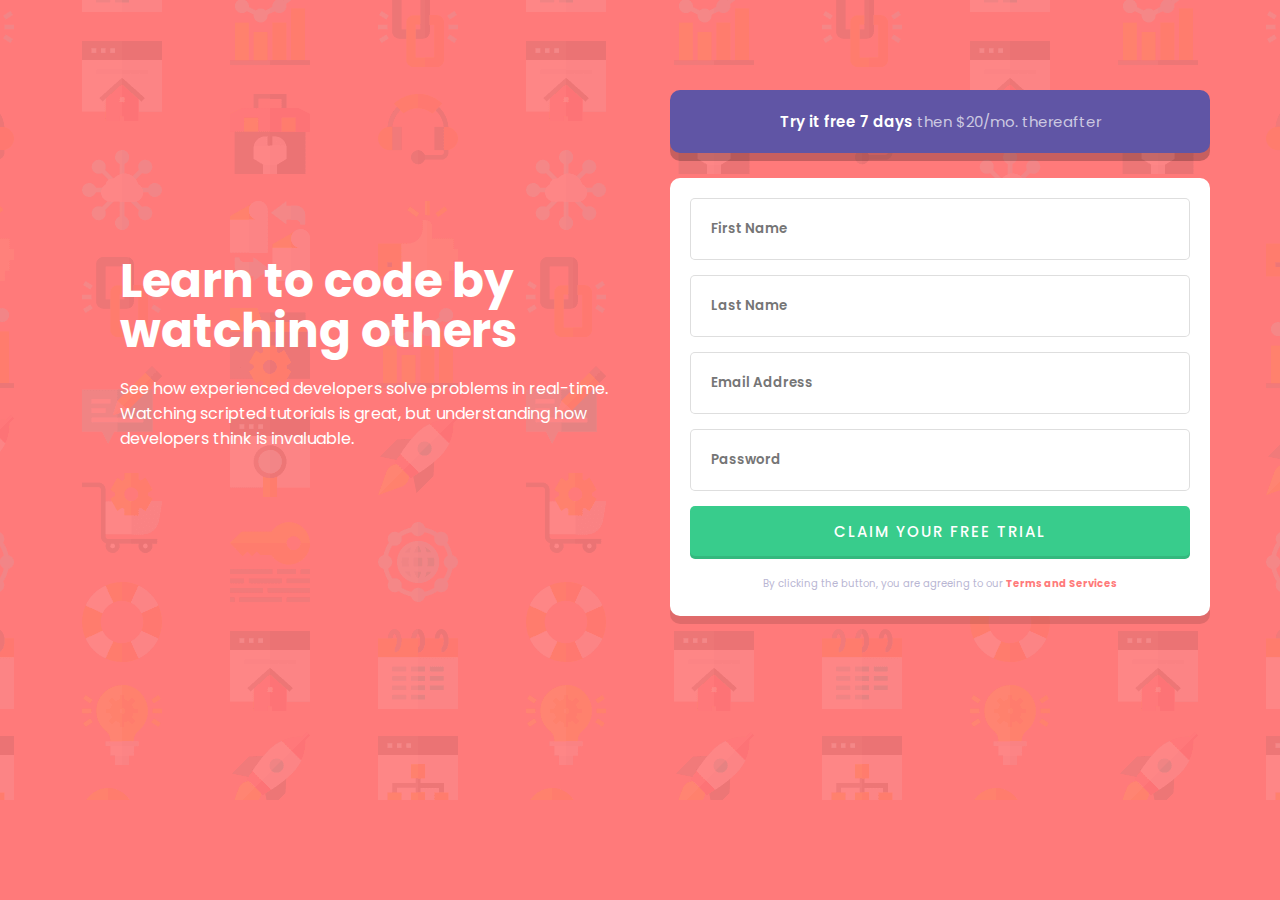
<file: index.html>
<!DOCTYPE html>
<html lang="en">
<head>
  <meta charset="UTF-8">
  <meta name="viewport" content="width=device-width, initial-scale=1.0"> <!-- displays site properly based on user's device -->

  <link rel="icon" type="image/png" sizes="32x32" href="./images/favicon-32x32.png">
  <link rel="stylesheet" href="./css/style.css">
  
  <title>Frontend Mentor | Intro component with sign up form</title>
  
</head>
<body>
    <section class="container">          
        <section class="left">
            <h2>Learn to code by watching others</h2>
            <p>See how experienced developers solve problems in real-time. Watching scripted tutorials is great, 
                but understanding how developers think is invaluable. </p>
        </section>
        <section class="right">
            <article class="box-free">
                <span>Try it free 7 days</span> then $20/mo. thereafter
            </article>
            <section class="box-form">
                <form action="">
                    <div>
                        <input type="text" name="first-name" id="first-name" placeholder="First Name" data-rules="first|min=3"/>
                    </div>
                    <div>
                        <input type="text" name="last-name" id="last-name" placeholder="Last Name" data-rules="last|min=3"/>
                    </div>
                    <div>
                        <input type="text" name="email" id="email" placeholder="Email Address" data-rules="required|email"/>
                    </div>
                    <div>
                        <input type="password" name="password" id="password" placeholder="Password" data-rules="password|min=4"/>
                    </div>                   
                    <button>Claim your free trial </button>
                    <span>By clicking the button, you are agreeing to our <a href="">Terms and Services</a></span>
                </form>
            </section>
        </section>
     </section>   
 <script src="./js/script.js"></script>
</body>
</html>
</file>
<file: css/style.css>
@import url('https://fonts.googleapis.com/css2?family=Poppins:wght@400;500;600;700&display=swap');

:root{
/* Primary */
--Red: hsl(0, 100%, 74%);
--Green: hsl(154, 59%, 51%);

/* Accent */
--Blue: hsl(248, 32%, 49%);

/* Neutral */
--Dark-Blue: hsl(249, 10%, 26%); 
--Grayish-Blue: hsl(246, 25%, 77%);
}

*{
     margin: 0;
     padding: 0;
     box-sizing: border-box;
}
html{      
     /*Cada 1rem será considerado 10px*/
     font-size: 62.5%;
}
body{
     font-family: 'Poppins', sans-serif;
     font-size: 1.6rem;    
     background: url(../images/bg-intro-mobile.png) var(--Red) no-repeat center top;        
}
section.container{     
     width: 100%;
     max-width: 1200px;
     min-width: 360px;
     margin: 0 auto;
     padding: 9rem 3rem 7rem;
}
section.left{
     color: #fff;     
}
section.left h2{
     font-size: 2.7rem;
     font-weight: 600;
     text-align: center;
     width: 25rem;     
     margin: 0 auto;
}
section.left p{
     max-width: 54rem;
     text-align: center;    
     margin: 2rem auto 6rem;
}
section.right{
     max-width: 54rem;
     margin: 0 auto;
}
article.box-free{
     width: 100%;     
     border-radius: 1rem;
     box-shadow: 0 0.8rem rgba(0, 0, 0, 0.219);
     text-align: center;
     padding: 2rem 6rem;
     background-color: var(--Blue);
     color: rgba(255, 255, 255, 0.692);
     font-weight: 400;
     font-size: 1.5rem;     
     margin-bottom: 2.5rem;
}
article.box-free span{
     font-weight: 600;
     color: #fff;
}
section.box-form{     
     width: 100%;     
     background-color: #fff;
     border-radius: 1rem;
     padding: 2rem 2rem 0.5rem;
     box-shadow: 0 0.8rem rgba(0, 0, 0, 0.123);
    
}
section.box-form form{
     display: flex;
     flex-direction: column;
}
section.box-form form div{
     margin-bottom: 1.5rem;
}
section.box-form form  input{
     width: 100%;
     padding: 2rem;       
     font-weight: 600;
     font-family: 'Poppins', sans-serif;   
     border-radius: 0.5rem;
     border: 1px solid rgba(0, 0, 0, 0.13);
}
section.box-form form  input::placeholder{
     font-weight: 600;
     font-family: 'Poppins', sans-serif;
}
section.box-form form  input:focus{
     outline: 1px solid var(--Blue);
}
section.box-form form  input.errorInput{         
     background: url(.././images/icon-error.svg) no-repeat;  
     background-position: 95%;                
}
section.box-form form button{
     background-color: var(--Green);
     width: 100%;
     height: 5rem;     
     border-radius: 0.5rem;
     font-family: 'Poppins', sans-serif;
     font-size: 1.5rem;
     font-weight: 500;
     text-transform: uppercase;
     letter-spacing: 0.2rem;
     color: #fff;
     border:none ;
     cursor: pointer;
     box-shadow: 0 0.3rem #34b87e;
}
section.box-form form button:hover{
     background-color: #77e2b4;
}
section.box-form form > span{     
     color: var(--Grayish-Blue);
     font-size: 1rem;
     text-align: center;
     padding: 1.5rem 2.5rem;
     line-height: 2.5rem;     
}
section.box-form form > span > a{
     text-decoration: none;
     font-weight: 700;
     color: var(--Red);
}
.error{
     position: relative;
     color: hsl(0, 74%, 74%);
     font-size: 1.1rem;  
     font-weight: 500;  
     font-style: italic;
     text-align: right;
     margin-top: 0.8rem;
}
/*///////////////////////////////////////////////////////////////////*/
@media screen and (min-width: 1000px){
     body{          
          background: url(../images/bg-intro-desktop.png) var(--Red) no-repeat center top;        
     }
     section.container{
         display: flex;
         align-items: center;
         justify-content: center;
     }
     section.left p,
     section.left h2{         
          text-align: left; 
          margin: 0 0;        
     }    
     section.left h2{
          width: 100%;
          font-size: 4.7rem; 
          font-weight: 700;
          line-height: 5rem; 
          margin-bottom: 2rem;       
     } 
     section.left{         
          padding: 5rem;
     }
     section.right{
          width: 100%;
     }

}
</file>
